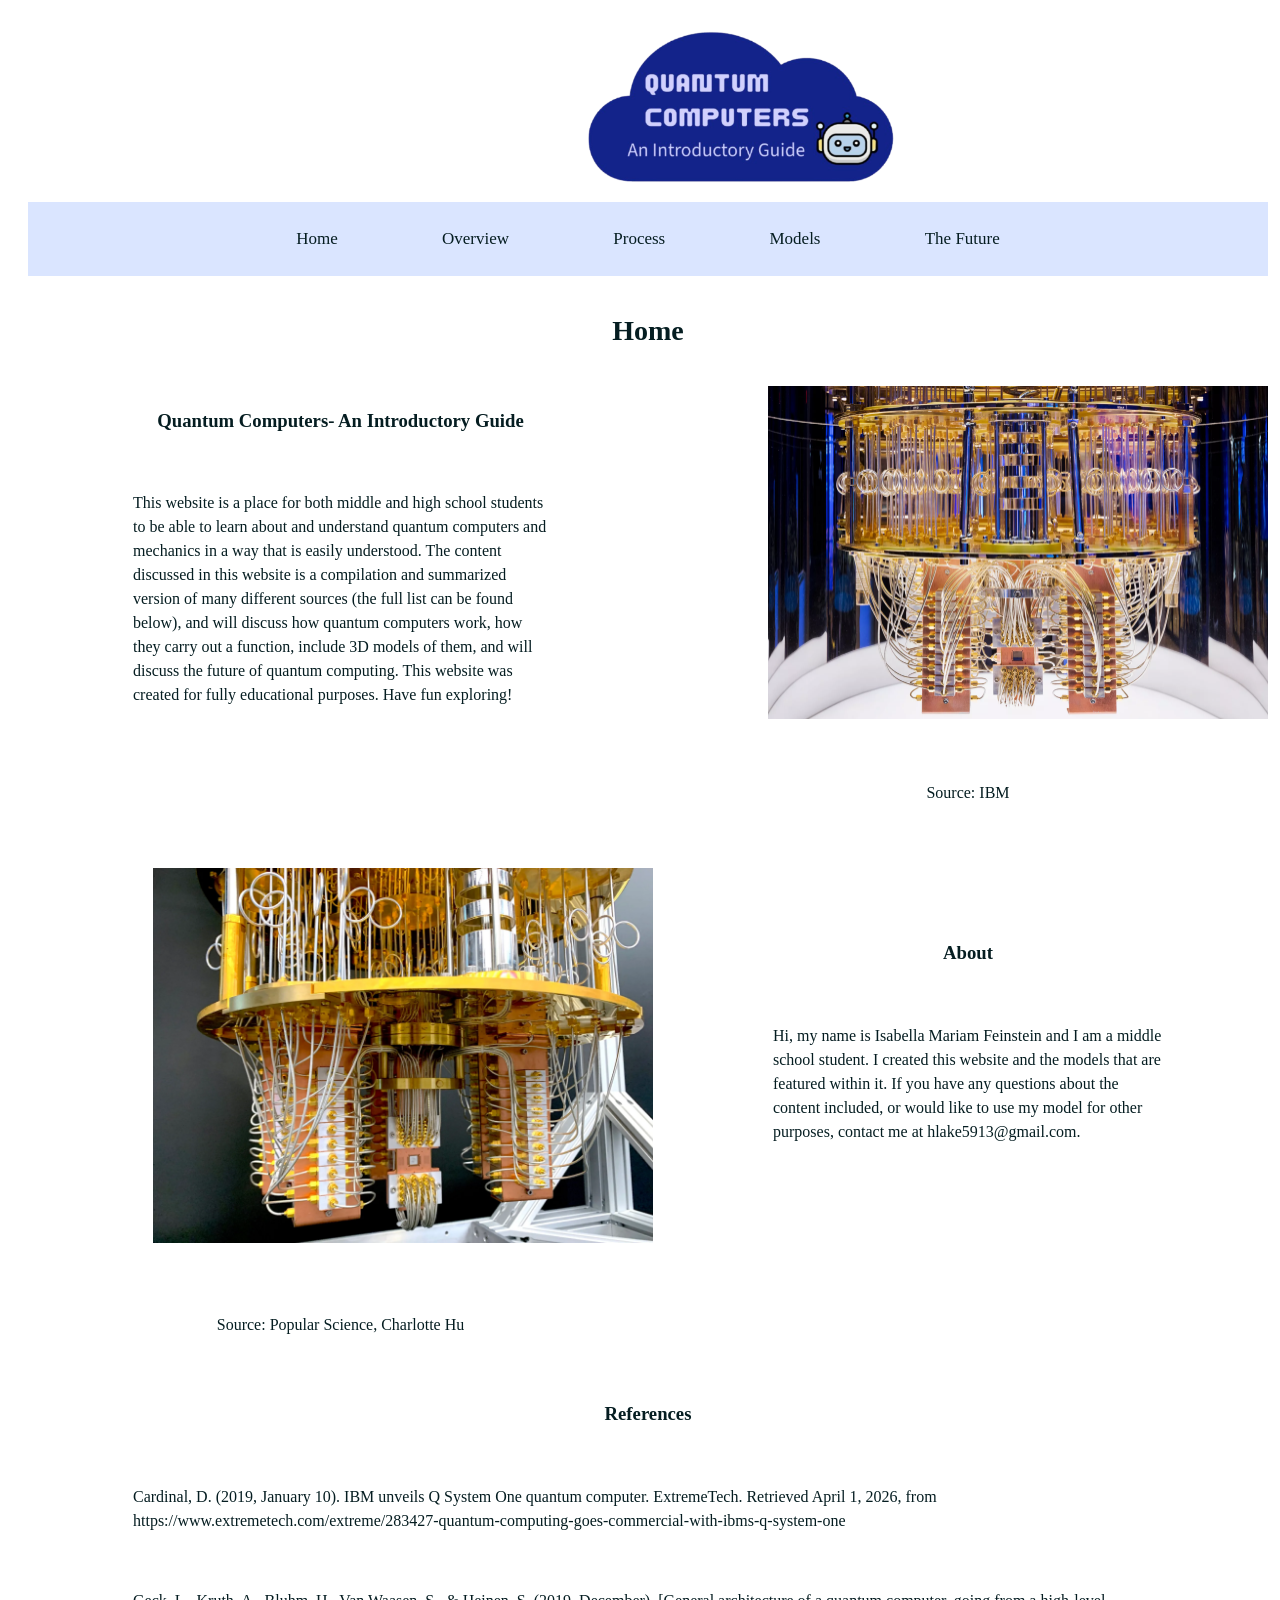
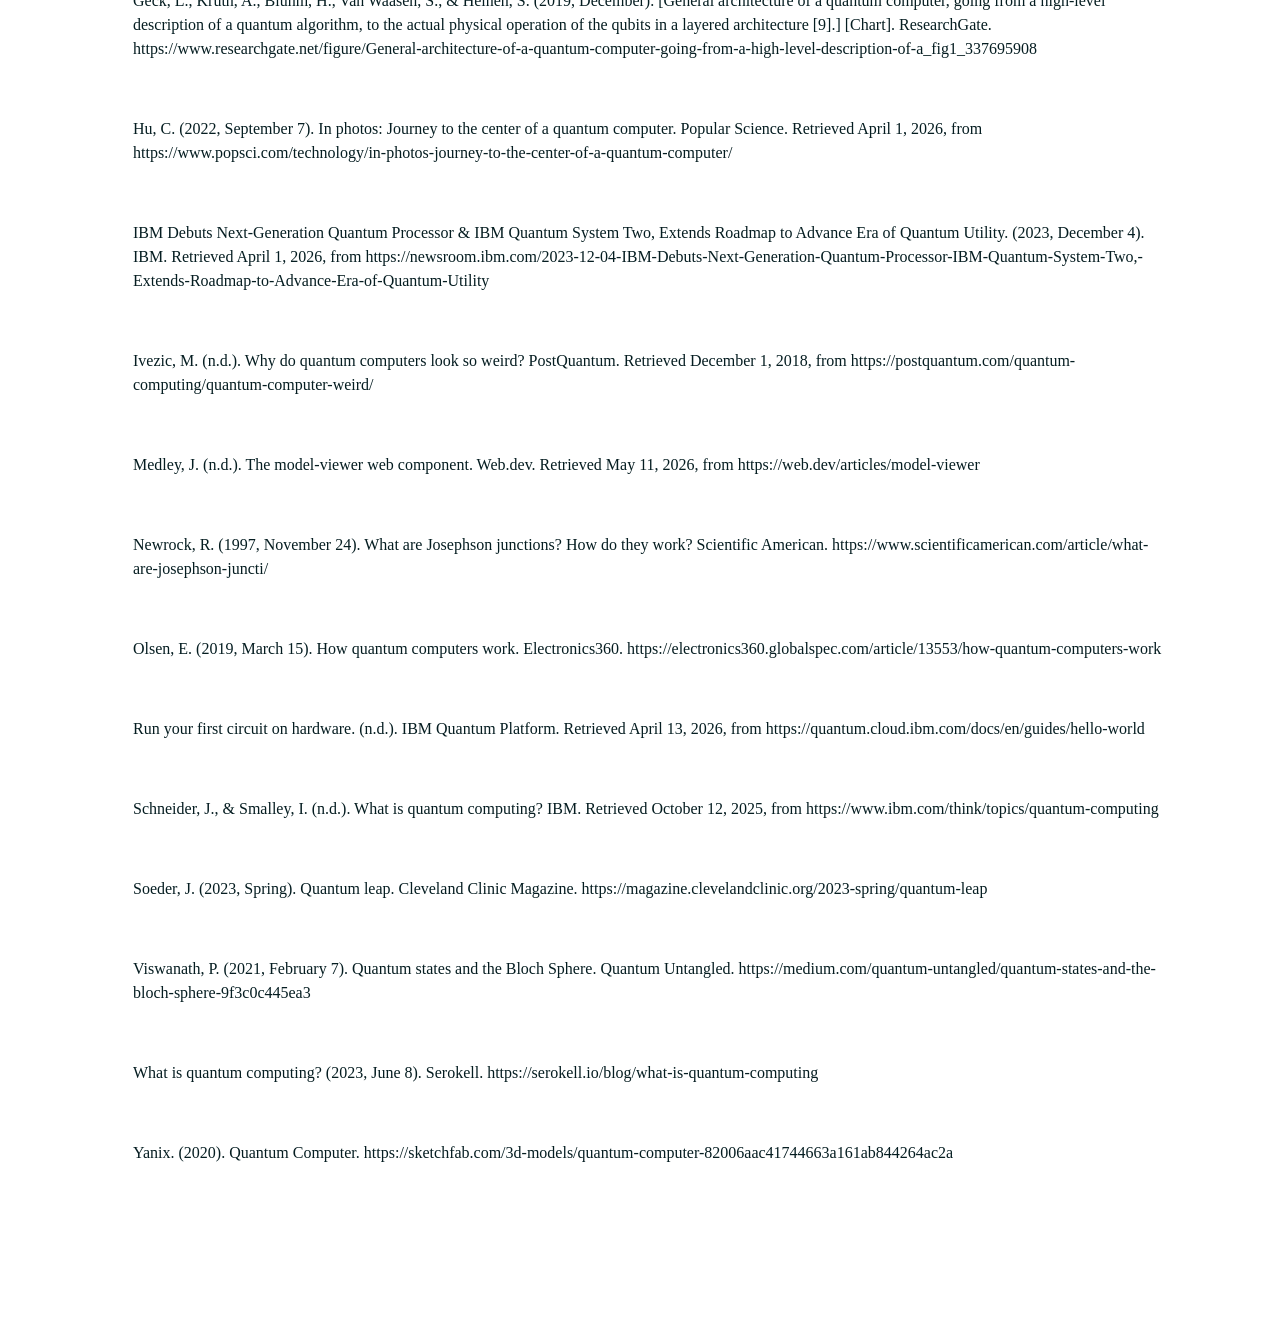
<file: index.html>
<!DOCTYPE html>
<html>
  <head>
    <title>Quantum Computers- An Introductory Guide</title>
    <link href="style.css" rel="stylesheet" type="text/css"/>
    <meta name="google-site-verification" content="H-8GoYDCtdtyMWPK3-_Qd2Ww9gHAtK_ym1m6WMbGOts" />
  </head>
  <body>
    <div id="wrapper">
      <div id="title">
        <img src="logo2.png" width="320"/>
      </div>
      <div id="navbar">
        <ul>
          <li><a href="index.html">Home</a></li>
          <li><a href="over.html">Overview</a></li>
          <li><a href="proc.html">Process</a></li>
          <li><a href="model.html">Models</a></li>
          <li><a href="future.html">The Future</a></li>
        </ul>
      </div>
      <div id="hometitle">
        <h1>Home</h1>
      </div>
      <div id="htitle1">
        <h3>Quantum Computers- An Introductory Guide</h3>
      </div>
      <div id="htext1" class="para">
        <p>This website is a place for both middle and high school students to be able
            to learn about and understand quantum computers and mechanics in a way that
            is easily understood. The content discussed in this website is a compilation
            and summarized version of many different sources (the full list can be found
            below), and will discuss how quantum computers work, how they carry out a 
            function, include 3D models of them, and will discuss the future of quantum
            computing. This website was created for fully educational purposes. Have fun 
            exploring!
        </p>
      </div>
      <div id="himage1">
        <img src="qcimage1_3.webp" width="500"/>
      </div>
      <div id="hisrc">
        <p>Source: IBM</p>
      </div>
      <div id="htitle2">
        <h3>About</h3>
      </div>
      <div id="htext2" class="para">
        <p>Hi, my name is Isabella Mariam Feinstein and I am a middle school student.
           I created this website and the models that are featured within it. If you 
           have any questions about the 
            content included, or would like to use my model for other purposes, contact
            me at hlake5913@gmail.com. 
        </p>
      </div>
      <div id="himage2">
        <img src="qcimage2.webp" width="500"/>
      </div>
      <div id="hisrc2">
        <p>Source: Popular Science, Charlotte Hu</p>
      </div>
      <div id="citetitle">
        <h3>References</h3>
      </div>
      <div id="citations" class="para">
            <p>Cardinal, D. (2019, January 10). IBM unveils Q System One quantum computer. ExtremeTech. Retrieved April 1, 2026, from https://www.extremetech.com/extreme/283427-quantum-computing-goes-commercial-with-ibms-q-system-one</p>
            <br>
            <p>Geck, L., Kruth, A., Bluhm, H., Van Waasen, S., & Heinen, S. (2019, December). [General architecture of a quantum computer, going from a high-level description of a quantum algorithm, to the actual physical operation of the qubits in a layered architecture [9].] [Chart]. ResearchGate. https://www.researchgate.net/figure/General-architecture-of-a-quantum-computer-going-from-a-high-level-description-of-a_fig1_337695908</p>
            <br>
            <p>Hu, C. (2022, September 7). In photos: Journey to the center of a quantum computer. Popular Science. Retrieved April 1, 2026, from https://www.popsci.com/technology/in-photos-journey-to-the-center-of-a-quantum-computer/</p>
            <br>
            <p>IBM Debuts Next-Generation Quantum Processor & IBM Quantum System Two, Extends Roadmap to Advance Era of Quantum Utility. (2023, December 4). IBM. Retrieved April 1, 2026, from https://newsroom.ibm.com/2023-12-04-IBM-Debuts-Next-Generation-Quantum-Processor-IBM-Quantum-System-Two,-Extends-Roadmap-to-Advance-Era-of-Quantum-Utility</p>
            <br>
            <p>Ivezic, M. (n.d.). Why do quantum computers look so weird? PostQuantum. Retrieved December 1, 2018, from https://postquantum.com/quantum-computing/quantum-computer-weird/</p>
            <br>
            <p>Medley, J. (n.d.). The model-viewer web component. Web.dev. Retrieved May 11, 2026, from https://web.dev/articles/model-viewer</p>
            <br>
            <p>Newrock, R. (1997, November 24). What are Josephson junctions? How do they work? Scientific American. https://www.scientificamerican.com/article/what-are-josephson-juncti/</p>
            <br>
            <p>Olsen, E. (2019, March 15). How quantum computers work. Electronics360. https://electronics360.globalspec.com/article/13553/how-quantum-computers-work</p>
            <br>
            <p>Run your first circuit on hardware. (n.d.). IBM Quantum Platform. Retrieved April 13, 2026, from https://quantum.cloud.ibm.com/docs/en/guides/hello-world</p>
            <br>
            <p>Schneider, J., & Smalley, I. (n.d.). What is quantum computing? IBM. Retrieved October 12, 2025, from https://www.ibm.com/think/topics/quantum-computing</p>
            <br>
            <p>Soeder, J. (2023, Spring). Quantum leap. Cleveland Clinic Magazine. https://magazine.clevelandclinic.org/2023-spring/quantum-leap</p>
            <br>
            <p>Viswanath, P. (2021, February 7). Quantum states and the Bloch Sphere. Quantum Untangled. https://medium.com/quantum-untangled/quantum-states-and-the-bloch-sphere-9f3c0c445ea3</p>
            <br>
            <p>What is quantum computing? (2023, June 8). Serokell. https://serokell.io/blog/what-is-quantum-computing</p>
            <br>
            <p>Yanix. (2020). Quantum Computer. https://sketchfab.com/3d-models/quantum-computer-82006aac41744663a161ab844264ac2a</p>
            <br>
      </div>
    </div>
  </body>
</html>
</file>
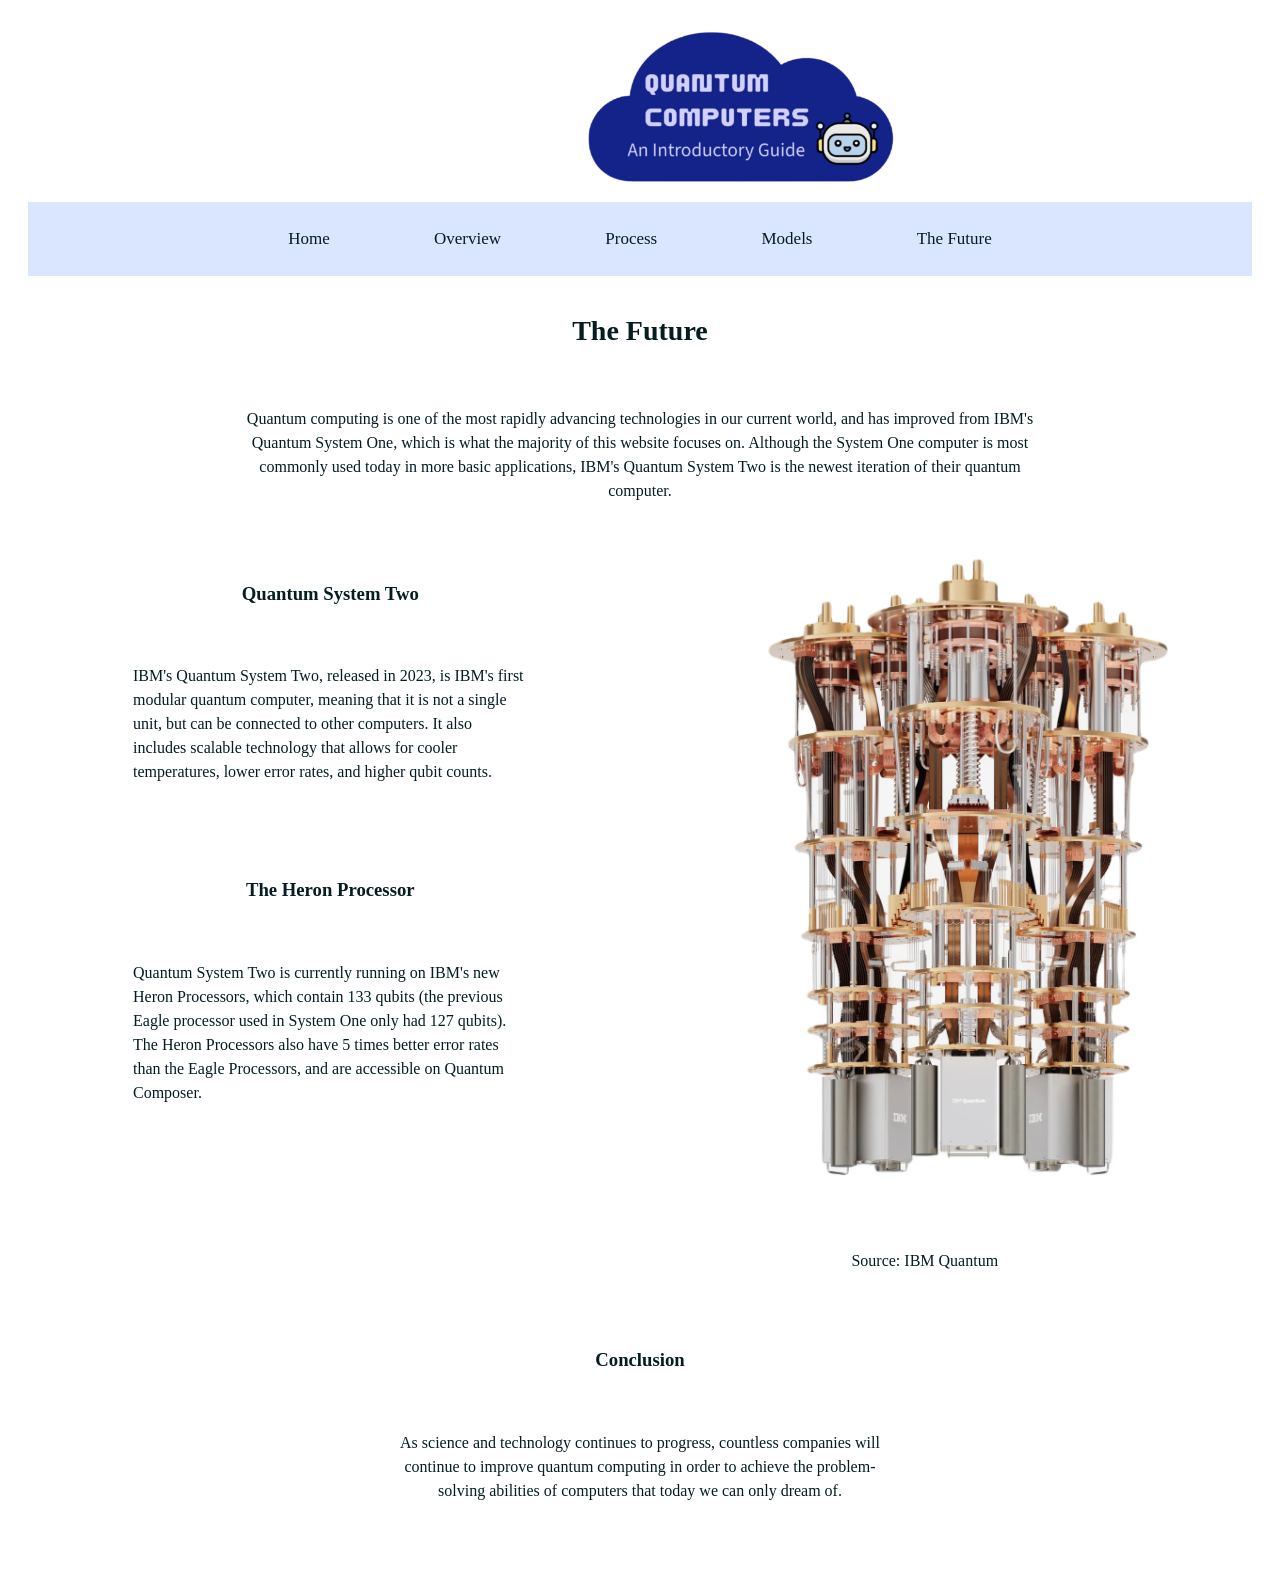
<file: future.html>
<!DOCTYPE html>
<html>
  <head>
    <title>Quantum Computers- An Introductory Guide</title>
    <link href="future.css" rel="stylesheet" type="text/css"/>
  </head>
  <body>
    <div id="wrapper">
      <div id="title">
        <img src="logo2.png" width="320"/>
      </div>
      <div id="navbar">
        <ul>
          <li><a href="index.html">Home</a></li>
          <li><a href="over.html">Overview</a></li>
          <li><a href="proc.html">Process</a></li>
          <li><a href="model.html">Models</a></li>
          <li><a href="future.html">The Future</a></li>
        </ul>
      </div>
      <div id="futuretitle">
        <h1>The Future</h1>
      </div>
      <div id="ftext1" class="para">
        <p>Quantum computing is one of the most rapidly advancing technologies in our
            current world, and has improved from IBM's Quantum System One, which is what
            the majority of this website focuses on. Although the System One computer is
            most commonly used today in more basic applications, IBM's Quantum System
            Two is the newest iteration of their quantum computer. 
        </p>
      </div>
      <div id="ftitle1">
        <h3>Quantum System Two</h3>
      </div>
      <div id="ftext2" class="para">
        <p>IBM's Quantum System Two, released in 2023, is IBM's first modular quantum
            computer, meaning that it is not a single unit, but can be connected to other
            computers. It also includes scalable technology that allows for cooler
            temperatures, lower error rates, and higher qubit counts.
        </p>
      </div>
      <div id="fimage1">
        <img src="system2.webp" width="400"/>
      </div>
      <div id="fisrc1">
        <p>Source: IBM Quantum</p>
      </div>
      <div id="ftitle2">
        <h3>The Heron Processor</h3>
      </div>
      <div id="twotext" class="para">
        <p>Quantum System Two is currently running on IBM's new Heron Processors, which
            contain 133 qubits (the previous Eagle processor used in System One only had
            127 qubits). The Heron Processors also have 5 times better error rates than
            the Eagle Processors, and are accessible on Quantum Composer. 
        </p>
      </div>
      <div id="ftitle3">
        <h3>Conclusion</h3>
      </div>
      <div id="flasttext" class="para">
        <p>As science and technology continues to progress, countless companies will
            continue to improve quantum computing in order to achieve the problem-solving
            abilities of computers that today we can only dream of.  
        </p>
      </div>
    </div>
  </body>
</html>
</file>
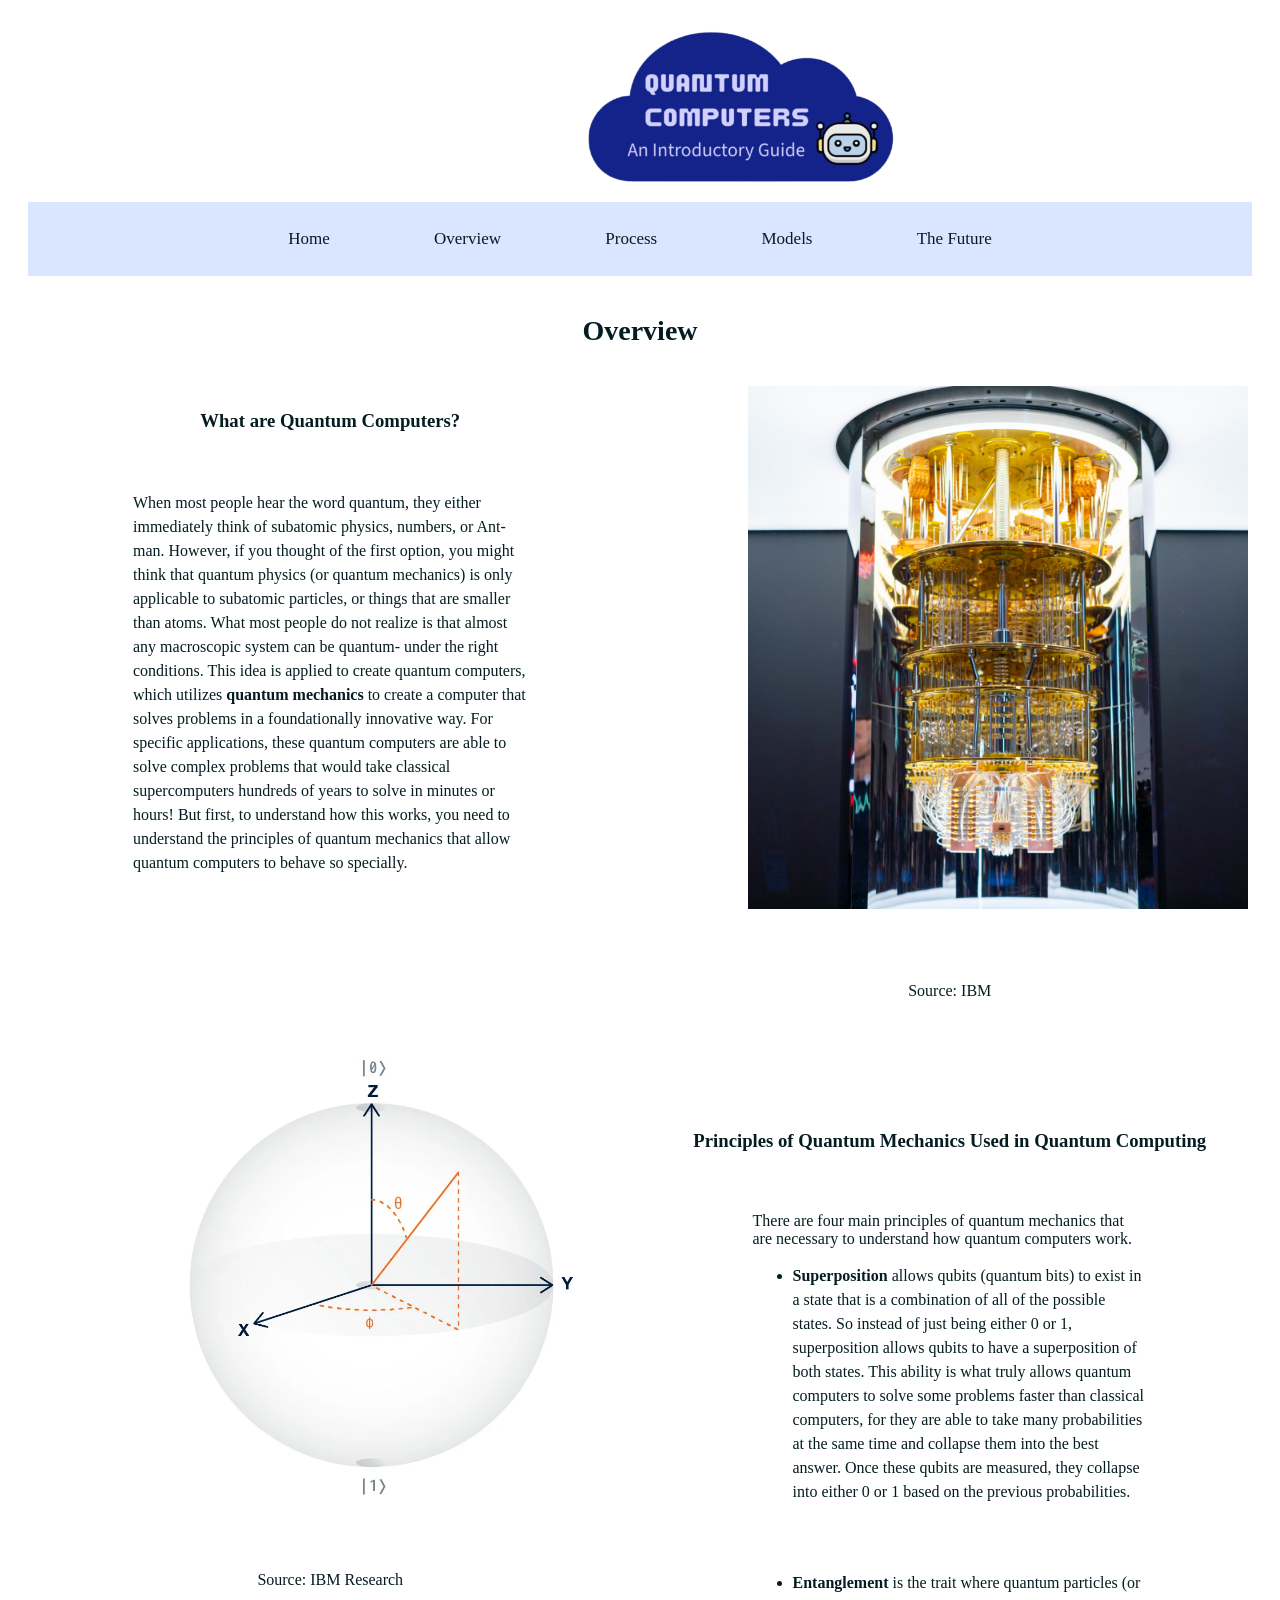
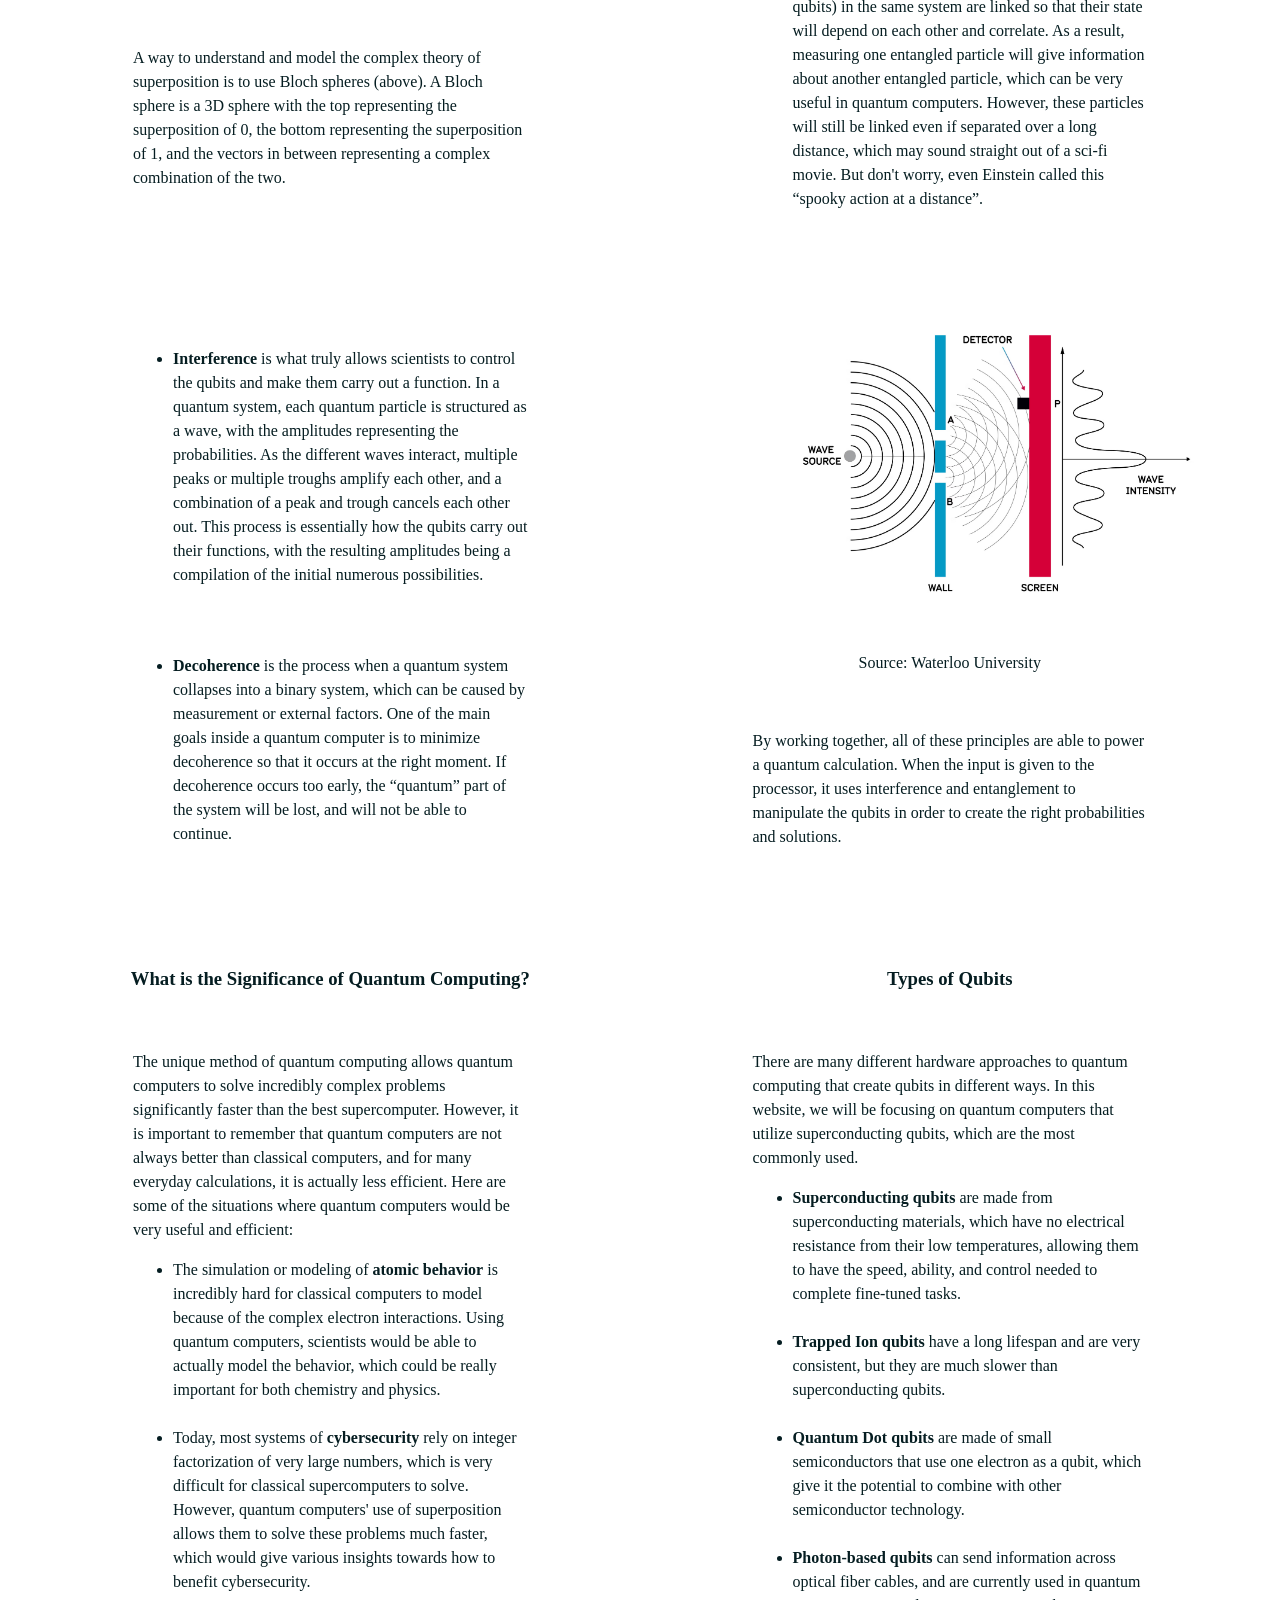
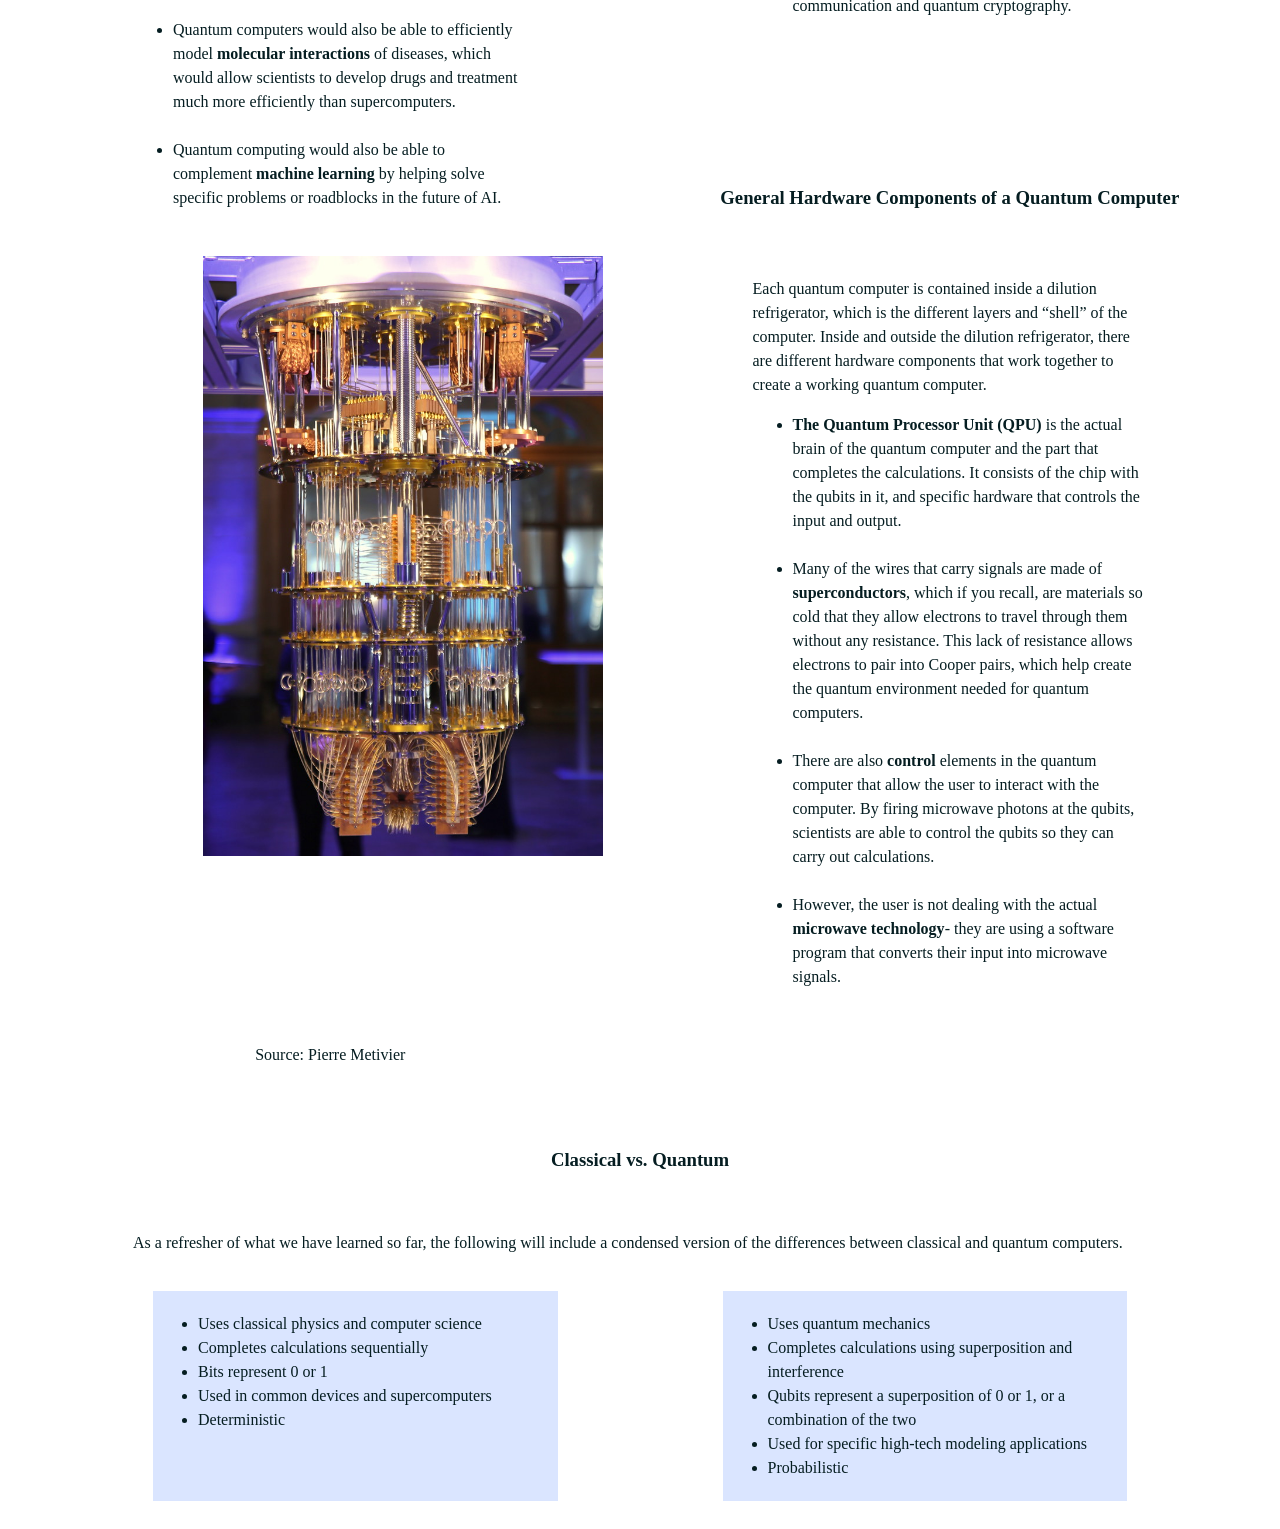
<file: over.html>
<!DOCTYPE html>
<html>
  <head>
    <title>Quantum Computers- An Introductory Guide</title>
    <link href="over.css" rel="stylesheet" type="text/css"/>
  </head>
  <body>
    <div id="wrapper">
      <div id="title">
        <img src="logo2.png" width="320"/>
      </div>
      <div id="navbar">
        <ul>
          <li><a href="index.html">Home</a></li>
          <li><a href="over.html">Overview</a></li>
          <li><a href="proc.html">Process</a></li>
          <li><a href="model.html">Models</a></li>
          <li><a href="future.html">The Future</a></li>
        </ul>
      </div>
      <div id="overtitle">
        <h1>Overview</h1>
      </div>
      <div id="otitle1">
        <h3>What are Quantum Computers?</h3>
      </div>
      <div id="otext1" class="para">
        <p>When most people hear the word quantum, they either immediately think of
            subatomic physics, numbers, or Ant-man. However, if you thought of the first option, you might
            think that quantum physics (or quantum mechanics) is only applicable to 
            subatomic particles, or things that are smaller than atoms. What most people
            do not realize is that almost any macroscopic system can be quantum- under
            the right conditions. This idea is applied to create quantum computers, 
            which utilizes <b>quantum mechanics</b> to create a computer that solves problems
            in a foundationally innovative way. For specific applications, these 
            quantum computers are able to solve complex problems that would take 
            classical supercomputers hundreds of years to solve in minutes or hours! 
            But first, to understand how this works, you need to understand the
            principles of quantum mechanics that allow quantum computers to behave 
            so specially. 
        </p>
      </div>
      <div id="oimage1">
        <img src="qcimage1.jpg" width="500"/>
      </div>
      <div id="oisrc">
        <p>Source: IBM</p>
      </div>
      <div id="otitle2">
        <h3>Principles of Quantum Mechanics Used in Quantum Computing</h3>
      </div>
      <div id="otext2">
        <p>There are four main principles of quantum mechanics that are necessary to
            understand how quantum computers work. 
        </p>
        <ul>
            <li class="para"><b>Superposition</b> allows qubits (quantum bits) to exist in a state that is a
                combination of all of the possible states. So instead of just being either
                0 or 1, superposition allows qubits to have a superposition of both 
                states. This ability is what truly allows quantum computers to solve some
                problems faster than classical computers, for they are able to take many
                probabilities at the same time and collapse them into the best answer. 
                Once these qubits are measured, they collapse into either 0 or 1 based 
                on the previous probabilities. 
            </li>
        </ul>
      </div>
      <div id="oimage2">
        <img src="qcimage3.webp" width="400"/>
      </div>
      <div id="oblochdes">
        <p class="para">A way to understand and model the complex theory of superposition is to use 
        Bloch spheres (above). A Bloch sphere is a 3D sphere with the top representing the 
        superposition of 0, the bottom representing the superposition of 1, and the 
        vectors in between representing a complex combination of the two. 
        </p>
      </div>
      <div id="oisrc2">
        <p>Source: IBM Research</p>
      </div>
      <div id="otext3ent" class="para">
        <ul>
            <li><b>Entanglement</b> is the trait where quantum particles (or qubits) in the same
                system are linked so that their state will depend on each other and 
                correlate. As a result, measuring one entangled particle will give 
                information about another entangled particle, which can be very useful in
                quantum computers. However, these particles will still be linked even if 
                separated over a long distance, which may sound straight out of a sci-fi 
                movie. But don't worry, even Einstein called this “spooky action at a
                distance”. 
            </li>
        </ul>
      </div>
      <div id="inti">
        <img src="qcinterferenceimage.avif" width="400">
      </div>
      <div id="oisrc3">
        <p>Source: Waterloo University</p>
      </div>
      <div id="inttext" class="para">
        <ul>
            <li><b>Interference</b> is what truly allows scientists to control the qubits and make them
            carry out a function. In a quantum system, each quantum particle is structured
            as a wave, with the amplitudes representing the probabilities. As the
            different waves interact, multiple peaks or multiple troughs amplify each
            other, and a combination of a peak and trough cancels each other out. This 
            process is essentially how the qubits carry out their functions, with the 
            resulting amplitudes being a compilation of the initial numerous 
            possibilities. </li>
        </ul>
      </div>
      <div id="dectext" class="para">
        <ul>
            <li><b>Decoherence</b> is the process when a quantum system collapses into a binary
                system, which can be caused by measurement or external factors. One of 
                the main goals inside a quantum computer is to minimize decoherence so
                that it occurs at the right moment. If decoherence occurs too early, the
                “quantum” part of the system will be lost, and will not be able to 
                continue. 
            </li>
        </ul>
      </div>
      <div id="sumprincetext" class="para">
        <p>By working together, all of these principles are able to power a quantum
            calculation. When the input is given to the processor, it uses interference
            and entanglement to manipulate the qubits in order to create the right 
            probabilities and solutions. 
        </p>
      </div>
      <div id="osigtitle">
        <h3>What is the Significance of Quantum Computing?</h3>
      </div>
      <div id="osigtext" class="para">
        <p>The unique method of quantum computing allows quantum computers to solve
            incredibly complex problems significantly faster than the best supercomputer.
            However, it is important to remember that quantum computers are not always
            better than classical computers, and for many everyday calculations, it is
            actually less efficient. Here are some of the situations where quantum
            computers would be very useful and efficient:
        </p>
        <ul>
            <li>The simulation or modeling of <b>atomic behavior</b> is incredibly hard for 
                classical computers to model because of the complex electron interactions.
                Using quantum computers, scientists would be able to actually model the
                behavior, which could be really important for both chemistry and physics.
            </li>
            <br>
            <li>Today, most systems of <b>cybersecurity</b> rely on integer factorization of very
                large numbers, which is very difficult for classical supercomputers to
                solve. However, quantum computers' use of superposition allows them to
                solve these problems much faster, which would give various insights 
                towards how to benefit cybersecurity. 
            </li>
            <br>
            <li>Quantum computers would also be able to efficiently model <b>molecular
                interactions</b> of diseases, which would allow scientists to develop drugs
                and treatment much more efficiently than supercomputers.
            </li>
            <br>
            <li>Quantum computing would also be able to complement <b>machine learning</b> by 
                helping solve specific problems or roadblocks in the future of AI.
            </li>
        </ul>
      </div>
      <div id="qubitstitle">
        <h3>Types of Qubits</h3>
      </div>
      <div id="qubitstext" class="para">
        <p>There are many different hardware approaches to quantum computing that create
            qubits in different ways. In this website, we will be focusing on quantum
            computers that utilize superconducting qubits, which are the most commonly
            used.
        </p>
        <ul>
            <li><b>Superconducting qubits</b> are made from superconducting materials, which have
                no electrical resistance from their low temperatures, allowing them to 
                have the speed, ability, and control needed to complete fine-tuned tasks.
            </li>
            <br>
            <li><b>Trapped Ion qubits</b> have a long lifespan and are very consistent, but they
                are much slower than superconducting qubits. 
            </li>
            <br>
            <li><b>Quantum Dot qubits</b> are made of small semiconductors that use one electron
                as a qubit, which give it the potential to combine with other semiconductor
                technology.
            </li>
            <br>
            <li><b>Photon-based qubits</b> can send information across optical fiber cables, 
                and are currently used in quantum communication and quantum cryptography.
            </li>
        </ul>
      </div>
      <div id="hardtitle">
        <h3>General Hardware Components of a Quantum Computer</h3>
      </div>
      <div id="hardtext" class="para">
        <p>Each quantum computer is contained inside a dilution refrigerator, which is the
            different layers and “shell” of the computer. Inside and outside the dilution
            refrigerator, there are different hardware components that work together to
            create a working quantum computer.</p>
        <ul>
            <li><b>The Quantum Processor Unit (QPU)</b> is the actual brain of the quantum
                computer and the part that completes the calculations. It consists of the
                chip with the qubits in it, and specific hardware that controls the input
                and output.
            </li>
            <br>
            <li>Many of the wires that carry signals are made of <b>superconductors</b>, which if
                you recall, are materials so cold that they allow electrons to travel
                through them without any resistance. This lack of resistance allows
                electrons to pair into Cooper pairs, which help create the quantum
                environment needed for quantum computers.
            </li>
            <br>
            <li>There are also <b>control</b> elements in the quantum computer that allow the user
                to interact with the computer. By firing microwave photons at the qubits, 
                scientists are able to control the qubits so they can carry out
                calculations. 
            </li>
            <br>
            <li>However, the user is not dealing with the actual <b>microwave technology</b>- 
                they are using a software program that converts their input into microwave
                signals. 
            </li>
        </ul>
      </div>
      <div id="olastimage">
        <img src="olastimage2.jpg" width="400">
      </div>
      <div id="osrc4">
        <p>Source: Pierre Metivier</p>
      </div>
      <div id="classtitle">
        <h3>Classical vs. Quantum</h3>
      </div>
      <div id="classover" class="para">
        <p>As a refresher of what we have learned so far, the following will include a
            condensed version of the differences between classical and quantum computers.
        </p>
      </div>
      <div id="classtext" class="para">
        <ul>
            <li>Uses classical physics and computer science</li>
            <li>Completes calculations sequentially</li>
            <li>Bits represent 0 or 1</li>
            <li>Used in common devices and supercomputers</li>
            <li>Deterministic</li>
        </ul>
      </div>
      <div id="quanttext" class="para">
        <ul>
            <li>Uses quantum mechanics</li>
            <li>Completes calculations using superposition and interference</li>
            <li>Qubits represent a superposition of 0 or 1, or a combination of the two </li>
            <li>Used for specific high-tech modeling applications</li>
            <li>Probabilistic</li>
        </ul>
      </div>
    </div>
  </body>
</html>
</file>
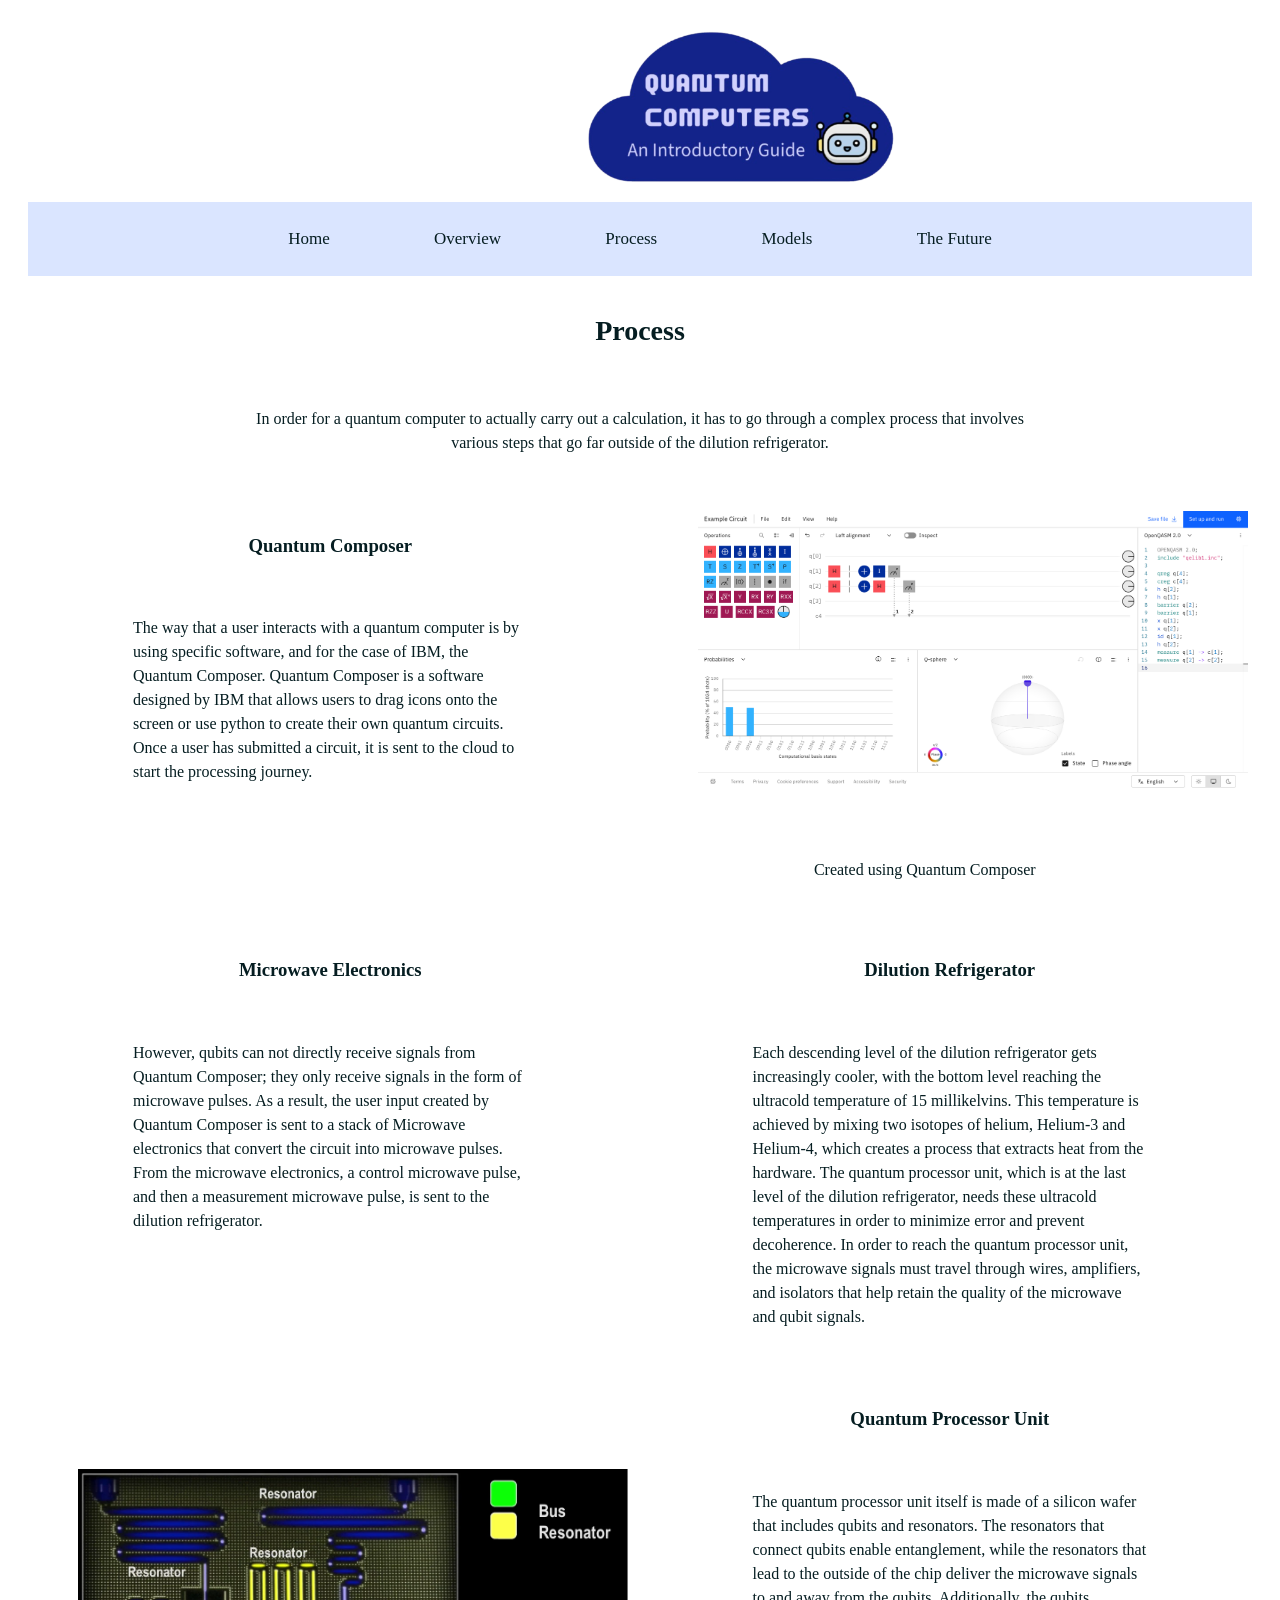
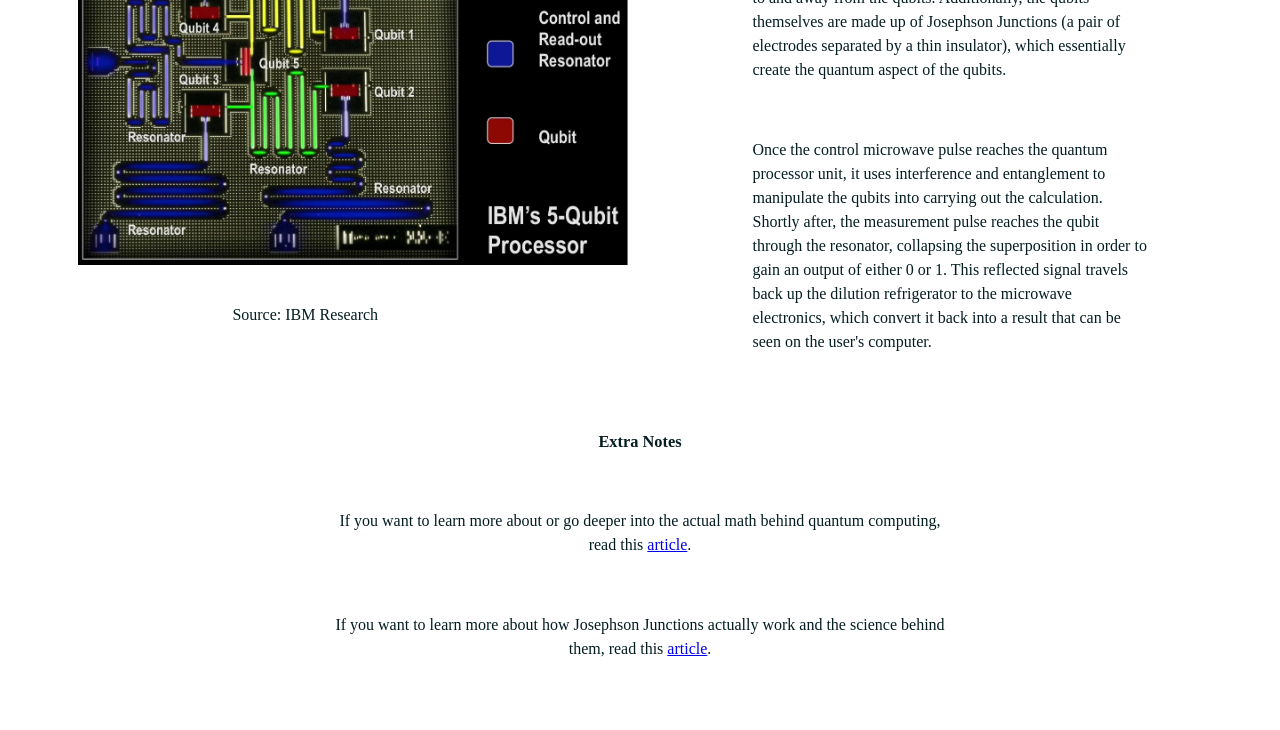
<file: proc.html>
<!DOCTYPE html>
<html>
  <head>
    <title>Quantum Computers- An Introductory Guide</title>
    <link href="proc.css" rel="stylesheet" type="text/css"/>
  </head>
  <body>
    <div id="wrapper">
      <div id="title">
        <img src="logo2.png" width="320"/>
      </div>
      <div id="navbar">
        <ul>
          <li><a href="index.html">Home</a></li>
          <li><a href="over.html">Overview</a></li>
          <li><a href="proc.html">Process</a></li>
          <li><a href="model.html">Models</a></li>
          <li><a href="future.html">The Future</a></li>
        </ul>
      </div>
      <div id="proctitle">
        <h1>Process</h1>
      </div>
      <div id="ptext1" class="para">
        <p>In order for a quantum computer to actually carry out a calculation, it has to
            go through a complex process that involves various steps that go far outside
            of the dilution refrigerator. 
        </p>
      </div>
      <div id="ptitle1">
        <h3>Quantum Composer</h3>
      </div>
      <div id="ptext2" class="para">
        <p>The way that a user interacts with a quantum computer is by using specific
            software, and for the case of IBM, the Quantum Composer. Quantum Composer is a
            software designed by IBM that allows users to drag icons onto the screen or
            use python to create their own quantum circuits. Once a user has submitted a
            circuit, it is sent to the cloud to start the processing journey. </p>
      </div>
      <div id="pimage1">
        <img src="quantcom.png" width="550"/>
      </div>
      <div id="pisrc1">
        <p>Created using Quantum Composer</p>
      </div>
      <div id="ptitle2">
        <h3>Microwave Electronics</h3>
      </div>
      <div id="microtext" class="para">
        <p>However, qubits can not directly receive signals from Quantum Composer; they
            only receive signals in the form of microwave pulses. As a result, the user
            input created by Quantum Composer is sent to a stack of Microwave electronics
            that convert the circuit into microwave pulses. From the microwave
            electronics, a control microwave pulse, and then a measurement microwave
            pulse, is sent to the dilution refrigerator. 
        </p>
      </div>
      <div id="ptitle3">
        <h3>Dilution Refrigerator</h3>
      </div>
      <div id="diltext" class="para">
        <p>Each descending level of the dilution refrigerator gets increasingly cooler,
            with the bottom level reaching the ultracold temperature of 15 millikelvins.
            This temperature is achieved by mixing two isotopes of helium, Helium-3 and
            Helium-4, which creates a process that extracts heat from the hardware. The
            quantum processor unit, which is at the last level of the dilution
            refrigerator, needs these ultracold temperatures in order to minimize error
            and prevent decoherence. In order to reach the quantum processor unit,
            the microwave signals must travel through wires, amplifiers, and
            isolators that help retain the quality of the microwave and qubit
            signals. 
        </p>
      </div>
      <div id="ptitle4">
        <h3>Quantum Processor Unit</h3>
      </div>
      <div id="qputext" class="para">
        <p>The quantum processor unit itself is made of a silicon wafer that includes qubits
            and resonators. The resonators that connect qubits enable entanglement, while
            the resonators that lead to the outside of the chip deliver the microwave
            signals to and away from the qubits. Additionally, the qubits themselves are
            made up of Josephson Junctions (a pair of electrodes separated by a thin
            insulator), which essentially create the quantum aspect of the qubits. </p>
        <br>
        <p>Once the control microwave pulse reaches the quantum processor unit, it uses
            interference and entanglement to manipulate the qubits into carrying out the
            calculation. Shortly after, the measurement pulse reaches the qubit through
            the resonator, collapsing the superposition in order to gain an output of
            either 0 or 1. This reflected signal travels back up the dilution
            refrigerator to the microwave electronics, which convert it back into a
            result that can be seen on the user's computer. 
        </p>
      </div>
      <div id="pimage2">
        <img src="qcudiagram.webp" width="550"/>
      </div>
      <div id="pisrc2">
        <p>Source: IBM Research</p>
      </div>
      <div id="plasttitle">
        <h3>Extra Notes</h3>
      </div>
      <div id="plasttext" class="para">
        <p>If you want to learn more about or go deeper into the actual math behind
            quantum computing, read this <a href="https://medium.com/quantum-untangled/quantum-states-and-the-bloch-sphere-9f3c0c445ea3">article</a>.
        </p>
        <br>
        <p>If you want to learn more about how Josephson Junctions actually work and the
            science behind them, read this <a href="https://www.scientificamerican.com/article/what-are-josephson-juncti/">article</a>.
        </p>
      </div>
    </div>
  </body>
</html>
</file>
<file: style.css>
#wrapper {
  font-family: trebuchet ms;
  display:grid;
  grid-gap: 15px;
  grid-template-columns: 1fr 1fr;
  grid-auto-rows: auto;
  background-color: #ffffff;
  color: #051d21;
  padding: 20px;
}

#title {
  grid-column-start:1;
  grid-column-end: 3;
  grid-row-start:1;
  grid-row-end: 2;
  margin-left: 550px
}

#navbar {
  grid-column-start:1;
  grid-column-end: 3;
  grid-row-start:2;
  grid-row-end: 3;
  font-size:17px;
  background-color: #dae5ff;
}

#navbar ul{
  list-style-type:none;
  text-align: center;
  padding: 10px;

}

#navbar ul li{
  display:inline;
}

#navbar li a {
  text-decoration: none;
  padding: 50px;
  color: #051d21;
}

#navbar a:hover {
  background-color: #a6bcf2;
  color: #ffffff;
  padding-top: 27px;
  padding-bottom: 27px;
}

#hometitle {
  grid-column-start:1;
  grid-column-end: 3;
  grid-row-start:3;
  grid-row-end: 4;
  font-size:14px;
  padding: 5px;
  text-align:center;
  width:175;
  margin-bottom: 0px;
}

#htitle1 {
  grid-column-start:1;
  grid-column-end: 2;
  grid-row-start:4;
  grid-row-end: 5;
  padding: 5px;
  text-align:center;
  
}

#htext1 {
  grid-column-start:1;
  grid-column-end: 2;
  grid-row-start:5;
  grid-row-end: 6;
  padding: 5px;
  width:175;
  margin-left:100px;
  margin-right:100px;
  margin-bottom: 20px;
}

#himage1 {
  grid-column-start:2;
  grid-column-end: 3;
  grid-row-start:4;
  grid-row-end: 6;
  margin-left:100px ;
  margin-bottom: 10px;
  height: 20px;
}

#hisrc {
  grid-column-start:2;
  grid-column-end: 3;
  grid-row-start:6;
  grid-row-end: 7;
  padding: 5px;
  width:175;
  margin-left:100px;
  margin-right:100px;
  margin-bottom: 30px;
  text-align:center;
}

#htitle2 {
  grid-column-start:2;
  grid-column-end: 3;
  grid-row-start:7;
  grid-row-end: 8;
  padding: 5px;
  text-align:center;
  margin-top: 50px;
  margin-bottom: 0px;
  
}

#htext2 {
  grid-column-start:2;
  grid-column-end: 3;
  grid-row-start:8;
  grid-row-end: 9;
  padding: 5px;
  width:175;
  margin-left:100px;
  margin-right:100px;
  margin-top: 0px;
  margin-bottom: 100px;
}

#himage2 {
  grid-column-start:1;
  grid-column-end: 2;
  grid-row-start:7;
  grid-row-end: 9;
  margin-left:125px ;
  height: 20px;
}

#hisrc2 {
  grid-column-start:1;
  grid-column-end: 2;
  grid-row-start:10;
  grid-row-end: 11;
  padding: 5px;
  width:175;
  margin-left:100px;
  margin-right:100px;
  margin-bottom: 0px;
  text-align:center;
}

#citetitle {
  grid-column-start:1;
  grid-column-end: 3;
  grid-row-start:11;
  grid-row-end: 12;
  padding: 5px;
  text-align:center;
  margin-top: 10px;
  margin-bottom: 0px;
  
}

#citations {
  grid-column-start:1;
  grid-column-end: 3;
  grid-row-start:12;
  grid-row-end: 13;
  padding: 5px;
  width:175;
  margin-left:100px;
  margin-right:100px;
  margin-top: 0px;
  margin-bottom: 100px;
}

.para {
   line-height: 1.5; 
}
</file>
<file: future.css>
#wrapper {
  font-family: trebuchet ms;
  display:grid;
  grid-gap: 15px;
  grid-template-columns: 1fr 1fr;
  grid-auto-rows: auto;
  background-color: #ffffff;
  color: #051d21;
  padding: 20px;
}

#title {
  grid-column-start:1;
  grid-column-end: 3;
  grid-row-start:1;
  grid-row-end: 2;
  margin-left: 550px
}

#navbar {
  grid-column-start:1;
  grid-column-end: 3;
  grid-row-start:2;
  grid-row-end: 3;
  font-size:17px;
  background-color: #dae5ff;
}

#navbar ul{
  list-style-type:none;
  text-align: center;
  padding: 10px;

}

#navbar ul li{
  display:inline;
}

#navbar li a {
  text-decoration: none;
  padding: 50px;
  color: #051d21;
}

#navbar a:hover {
  background-color: #a6bcf2;
  color: #ffffff;
  padding-top: 27px;
  padding-bottom: 27px;
}

#futuretitle {
  grid-column-start:1;
  grid-column-end: 3;
  grid-row-start:3;
  grid-row-end: 4;
  font-size:14px;
  padding: 5px;
  text-align:center;
  width:175;
  margin-bottom: 0px;
}

#ftext1 {
  grid-column-start:1;
  grid-column-end: 3;
  grid-row-start:4;
  grid-row-end: 5;
  padding: 5px;
  width:175;
  margin-left:200px;
  margin-right:200px;
  margin-bottom: 20px;
  text-align: center;
}

#ftitle1 {
  grid-column-start:1;
  grid-column-end: 2;
  grid-row-start:5;
  grid-row-end: 6;
  padding: 5px;
  text-align:center;
  
}

#ftext2 {
  grid-column-start:1;
  grid-column-end: 2;
  grid-row-start:6;
  grid-row-end: 7;
  padding: 5px;
  width:175;
  margin-left:100px;
  margin-right:100px;
  margin-bottom: 20px;
}

#fimage1 {
  grid-column-start:2;
  grid-column-end: 3;
  grid-row-start:5;
  grid-row-end: 10;
  margin-left:120px ;
  margin-bottom: 10px;
  height: 20px;
}

#fisrc1 {
  grid-column-start:2;
  grid-column-end: 3;
  grid-row-start:10;
  grid-row-end: 11;
  padding: 5px;
  width:175;
  margin-left:75px;
  margin-right:125px;
  margin-bottom: 20px;
  margin-top: 70px;
  text-align:center;
}

#ftitle2 {
  grid-column-start:1;
  grid-column-end: 2;
  grid-row-start:8;
  grid-row-end: 9;
  padding: 5px;
  text-align:center;
  
}

#twotext {
  grid-column-start:1;
  grid-column-end: 2;
  grid-row-start:9;
  grid-row-end: 10;
  padding: 5px;
  width:175;
  margin-left:100px;
  margin-right:100px;
  margin-bottom: 20px;
}


#flasttext {
  grid-column-start:1;
  grid-column-end: 3;
  grid-row-start:12;
  grid-row-end: 13;
  padding: 5px;
  width:175;
  margin-left:350px;
  margin-right:350px;
  margin-bottom: 20px;
  text-align: center;
}

#ftitle3 {
  grid-column-start:1;
  grid-column-end: 3;
  grid-row-start:11;
  grid-row-end: 12;
  padding: 5px;
  text-align:center;
  
}

.para {
   line-height: 1.5; 
}
</file>
<file: over.css>
#wrapper {
  font-family: trebuchet ms;
  display:grid;
  grid-gap: 15px;
  grid-template-columns: 1fr 1fr;
  background-color: #ffffff;
  color: #051d21;
  padding: 20px;
}

#title {
  grid-column-start:1;
  grid-column-end: 3;
  grid-row-start:1;
  grid-row-end: 2;
  margin-left: 550px
}

#navbar {
  grid-column-start:1;
  grid-column-end: 3;
  grid-row-start:2;
  grid-row-end: 3;
  font-size:17px;
  background-color: #dae5ff;
}

#navbar ul{
  list-style-type:none;
  text-align: center;
  padding: 10px;

}

#navbar ul li{
  display:inline;
}

#navbar li a {
  text-decoration: none;
  padding: 50px;
  color: #051d21;
}

#navbar a:hover {
  background-color: #a6bcf2;
  color: #ffffff;
  padding-top: 27px;
  padding-bottom: 27px;
}

#overtitle {
  grid-column-start:1;
  grid-column-end: 3;
  grid-row-start:3;
  grid-row-end: 4;
  font-size:14px;
  padding: 5px;
  text-align:center;
  width:175;
  margin-bottom: 0px;
}

#otitle1 {
  grid-column-start:1;
  grid-column-end: 2;
  grid-row-start:4;
  grid-row-end: 5;
  padding: 5px;
  text-align:center;
  
}

#otext1 {
  grid-column-start:1;
  grid-column-end: 2;
  grid-row-start:5;
  grid-row-end: 6;
  padding: 5px;
  width:175;
  margin-left:100px;
  margin-right:100px;
  margin-bottom: 50px;
}

#oimage1 {
  grid-column-start:2;
  grid-column-end: 3;
  grid-row-start:4;
  grid-row-end: 6;
  margin-left:100px ;
  margin-bottom: 50px;
  height: 20px;
}
#oisrc {
  grid-column-start:2;
  grid-column-end: 3;
  grid-row-start:6;
  grid-row-end: 7;
  padding: 5px;
  width:175;
  margin-left:100px;
  margin-right:100px;
  margin-bottom: 20px;
  text-align:center;
}
#otitle2 {
  grid-column-start:2;
  grid-column-end: 3;
  grid-row-start:7;
  grid-row-end: 8;
  padding: 5px;
  text-align:center;
  margin-top: 50px;
  margin-bottom: 0px;
  
}

#otext2 {
  grid-column-start:2;
  grid-column-end: 3;
  grid-row-start:8;
  grid-row-end: 9;
  padding: 5px;
  width:175;
  margin-left:100px;
  margin-right:100px;
  margin-top: 0px;
  margin-bottom: 10px;
}

#oimage2 {
  grid-column-start:1;
  grid-column-end: 2;
  grid-row-start:7;
  grid-row-end: 9;
  margin-left:150px ;
  height: 20px;
}

#oisrc2 {
  grid-column-start:1;
  grid-column-end: 2;
  grid-row-start:9;
  grid-row-end: 10;
  padding: 5px;
  width:175;
  margin-left:100px;
  margin-right:100px;
  margin-bottom: 0px;
  text-align:center;
}

#oblochdes {
  grid-column-start:1;
  grid-column-end: 2;
  grid-row-start:10;
  grid-row-end: 11;
  padding: 5px;
  width:175;
  margin-left:100px;
  margin-right:100px;
  margin-top: 0px;
  margin-bottom: 100px;
}

#otext3ent {
  grid-column-start:2;
  grid-column-end: 3;
  grid-row-start:9;
  grid-row-end: 11;
  padding: 5px;
  width:175;
  margin-left:100px;
  margin-right:100px;
  margin-top: 0px;
  margin-bottom: 10px;
}

#inti {
  grid-column-start:2;
  grid-column-end: 3;
  grid-row-start:11;
  grid-row-end: 12;
  margin-left:150px ;
  height: 280px;
}

#oisrc3 {
  grid-column-start:2;
  grid-column-end: 3;
  grid-row-start:12;
  grid-row-end: 13;
  padding: 5px;
  width:175;
  margin-left:100px;
  margin-right:100px;
  margin-bottom: 0px;
  text-align:center;
}

#inttext {
  grid-column-start:1;
  grid-column-end: 2;
  grid-row-start:11;
  grid-row-end: 12;
  padding: 5px;
  width:175;
  margin-left:100px;
  margin-right:100px;
  margin-top: 0px;
  margin-bottom: 10px;
}

#dectext {
  grid-column-start:1;
  grid-column-end: 2;
  grid-row-start:12;
  grid-row-end: 14;
  padding: 5px;
  width:175;
  margin-left:100px;
  margin-right:100px;
  margin-top: 0px;
  margin-bottom: 10px;
}

#sumprincetext {
  grid-column-start:2;
  grid-column-end: 3;
  grid-row-start:13;
  grid-row-end: 14;
  padding: 5px;
  width:175;
  margin-left:100px;
  margin-right:100px;
  margin-top: 0px;
  margin-bottom: 10px;
}

#osigtitle {
  grid-column-start:1;
  grid-column-end: 2;
  grid-row-start:14;
  grid-row-end: 15;
  padding: 5px;
  text-align:center;
  margin-top: 50px;
  margin-bottom: 0px;
}

#osigtext {
  grid-column-start:1;
  grid-column-end: 2;
  grid-row-start:15;
  grid-row-end: 17;
  padding: 5px;
  width:175;
  margin-left:100px;
  margin-right:100px;
  margin-top: 0px;
  margin-bottom: 10px;
}

#qubitstitle {
  grid-column-start:2;
  grid-column-end: 3;
  grid-row-start:14;
  grid-row-end: 15;
  padding: 5px;
  text-align:center;
  margin-top: 50px;
  margin-bottom: 0px;
}

#qubitstext {
  grid-column-start:2;
  grid-column-end: 3;
  grid-row-start:15;
  grid-row-end: 16;
  padding: 5px;
  width:175;
  margin-left:100px;
  margin-right:100px;
  margin-top: 0px;
  margin-bottom: 0px;
}

#hardtitle {
  grid-column-start:2;
  grid-column-end: 3;
  grid-row-start:16;
  grid-row-end: 17;
  padding: 5px;
  text-align:center;
  margin-top: 100px;
  margin-bottom: 0px;

}

#hardtext {
  grid-column-start:2;
  grid-column-end: 3;
  grid-row-start:17;
  grid-row-end: 18;
  padding: 5px;
  width:175;
  margin-left:100px;
  margin-right:100px;
  margin-top: 0px;
  margin-bottom: 0px;
}

#olastimage {
  grid-column-start:1;
  grid-column-end: 2;
  grid-row-start:17;
  grid-row-end: 18;
  margin-left:175px ;
  height: 270px;
}

#osrc4 {
  grid-column-start:1;
  grid-column-end: 2;
  grid-row-start:18;
  grid-row-end: 19;
  padding: 5px;
  width:175;
  margin-left:100px;
  margin-right:100px;
  margin-bottom: 0px;
  text-align:center;
}

#classtitle {
  grid-column-start:1;
  grid-column-end: 3;
  grid-row-start:19;
  grid-row-end: 20;
  padding: 5px;
  text-align:center;
  margin-top: 25px;
  margin-bottom: 0px;

}

#classover {
  grid-column-start:1;
  grid-column-end: 3;
  grid-row-start:20;
  grid-row-end: 21;
  padding: 5px;
  width:175;
  margin-left:100px;
  margin-right:100px;
  margin-top: 0px;
  margin-bottom: 0px;
}

#classtext {
  grid-column-start:1;
  grid-column-end: 2;
  grid-row-start:21;
  grid-row-end: 22;
  padding: 5px;
  width:175;
  margin-left:125px;
  margin-right:75px;
  margin-top: 0px;
  margin-bottom: 0px;
  background-color:#dae5ff;
}

#quanttext {
  grid-column-start:2;
  grid-column-end: 3;
  grid-row-start:21;
  grid-row-end: 22;
  padding: 5px;
  width:175;
  margin-left:75px;
  margin-right:125px;
  margin-top: 0px;
  margin-bottom: 0px;
  background-color:#dae5ff;
}

.para {
   line-height: 1.5; 
}
</file>
<file: proc.css>
#wrapper {
  font-family: trebuchet ms;
  display:grid;
  grid-gap: 15px;
  grid-template-columns: 1fr 1fr;
  grid-auto-rows: auto;
  background-color: #ffffff;
  color: #051d21;
  padding: 20px;
}

#title {
  grid-column-start:1;
  grid-column-end: 3;
  grid-row-start:1;
  grid-row-end: 2;
  margin-left: 550px
}

#navbar {
  grid-column-start:1;
  grid-column-end: 3;
  grid-row-start:2;
  grid-row-end: 3;
  font-size:17px;
  background-color: #dae5ff;
}

#navbar ul{
  list-style-type:none;
  text-align: center;
  padding: 10px;

}

#navbar ul li{
  display:inline;
}

#navbar li a {
  text-decoration: none;
  padding: 50px;
  color: #051d21;
}

#navbar a:hover {
  background-color: #a6bcf2;
  color: #ffffff;
  padding-top: 27px;
  padding-bottom: 27px;
}

#proctitle {
  grid-column-start:1;
  grid-column-end: 3;
  grid-row-start:3;
  grid-row-end: 4;
  font-size:14px;
  padding: 5px;
  text-align:center;
  width:175;
  margin-bottom: 0px;
}

#ptext1 {
  grid-column-start:1;
  grid-column-end: 3;
  grid-row-start:4;
  grid-row-end: 5;
  padding: 5px;
  width:175;
  margin-left:200px;
  margin-right:200px;
  margin-bottom: 20px;
  text-align: center;
}

#ptitle1 {
  grid-column-start:1;
  grid-column-end: 2;
  grid-row-start:5;
  grid-row-end: 6;
  padding: 5px;
  text-align:center;
  
}

#ptext2 {
  grid-column-start:1;
  grid-column-end: 2;
  grid-row-start:6;
  grid-row-end: 7;
  padding: 5px;
  width:175;
  margin-left:100px;
  margin-right:100px;
  margin-bottom: 20px;
}

#pimage1 {
  grid-column-start:2;
  grid-column-end: 3;
  grid-row-start:5;
  grid-row-end: 7;
  margin-left:50px ;
  margin-bottom: 10px;
  height: 20px;
}

#pisrc1 {
  grid-column-start:2;
  grid-column-end: 3;
  grid-row-start:7;
  grid-row-end: 8;
  padding: 5px;
  width:175;
  margin-left:75px;
  margin-right:125px;
  margin-bottom: 20px;
  text-align:center;
}

#ptitle2 {
  grid-column-start:1;
  grid-column-end: 2;
  grid-row-start:8;
  grid-row-end: 9;
  padding: 5px;
  text-align:center;
  
}

#microtext {
  grid-column-start:1;
  grid-column-end: 2;
  grid-row-start:9;
  grid-row-end: 10;
  padding: 5px;
  width:175;
  margin-left:100px;
  margin-right:100px;
  margin-bottom: 20px;
}

#ptitle3 {
  grid-column-start:2;
  grid-column-end: 3;
  grid-row-start:8;
  grid-row-end: 9;
  padding: 5px;
  text-align:center;
  
}

#diltext {
  grid-column-start:2;
  grid-column-end: 3;
  grid-row-start:9;
  grid-row-end: 10;
  padding: 5px;
  width:175;
  margin-left:100px;
  margin-right:100px;
  margin-bottom: 20px;
}

#ptitle4 {
  grid-column-start:2;
  grid-column-end: 3;
  grid-row-start:10;
  grid-row-end: 11;
  padding: 5px;
  text-align:center;
  
}

#qputext {
  grid-column-start:2;
  grid-column-end: 3;
  grid-row-start:11;
  grid-row-end: 13;
  padding: 5px;
  width:175;
  margin-left:100px;
  margin-right:100px;
  margin-bottom: 20px;
}

#pimage2 {
  grid-column-start:1;
  grid-column-end: 2;
  grid-row-start:11;
  grid-row-end: 12;
  margin-left:50px ;
  margin-bottom: 300px;
  height: 20px;
}

#pisrc2 {
  grid-column-start:1;
  grid-column-end: 2;
  grid-row-start:12;
  grid-row-end: 13;
  padding: 5px;
  width:175;
  margin-left:75px;
  margin-right:125px;
  margin-bottom: 20px;
  margin-top: 50px;
  text-align:center;
}

#plasttitle {
  grid-column-start:1;
  grid-column-end: 3;
  grid-row-start:13;
  grid-row-end: 14;
  font-size:14px;
  padding: 5px;
  text-align:center;
  width:175;
  margin-bottom: 0px;
}

#plasttext {
  grid-column-start:1;
  grid-column-end: 3;
  grid-row-start:14;
  grid-row-end: 15;
  padding: 5px;
  width:175;
  margin-left:300px;
  margin-right:300px;
  margin-bottom: 20px;
  text-align: center;
}

.para {
   line-height: 1.5; 
}
</file>
